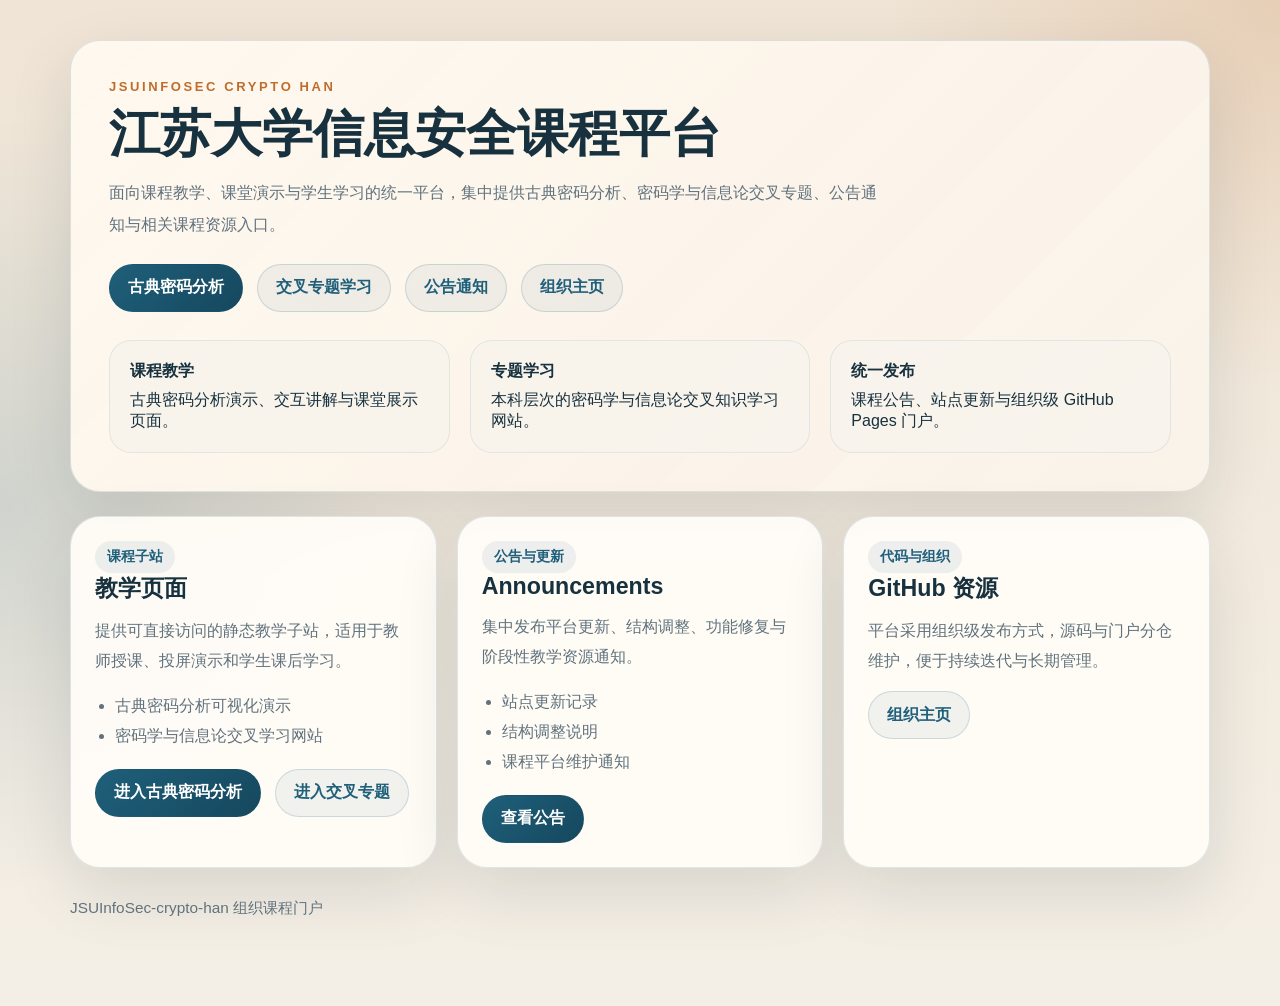
<file: index.html>
<!DOCTYPE html>
<html lang="zh-CN">
  <head>
    <meta charset="UTF-8" />
    <meta name="viewport" content="width=device-width, initial-scale=1.0" />
    <title>江苏大学信息安全课程平台</title>
    <style>
      :root {
        --bg: #f4efe6;
        --paper: rgba(255, 252, 247, 0.96);
        --panel: rgba(248, 243, 236, 0.92);
        --ink: #17313f;
        --muted: #61727d;
        --primary: #1f5f7a;
        --primary-deep: #15485e;
        --accent: #c06d2b;
        --line: rgba(31, 95, 122, 0.14);
        --shadow: 0 24px 64px rgba(18, 33, 40, 0.12);
        --radius-xl: 30px;
        --radius-lg: 22px;
        --radius-md: 16px;
      }

      * {
        box-sizing: border-box;
      }

      body {
        margin: 0;
        color: var(--ink);
        font-family: "Segoe UI", "PingFang SC", "Microsoft YaHei", sans-serif;
        background:
          radial-gradient(circle at top right, rgba(192, 109, 43, 0.18), transparent 24%),
          radial-gradient(circle at left center, rgba(31, 95, 122, 0.16), transparent 28%),
          linear-gradient(180deg, #efe4d5 0%, var(--bg) 100%);
      }

      a {
        color: inherit;
        text-decoration: none;
      }

      .page {
        max-width: 1180px;
        margin: 0 auto;
        padding: 40px 20px 72px;
      }

      .hero,
      .card {
        border: 1px solid var(--line);
        border-radius: var(--radius-xl);
        background: var(--paper);
        box-shadow: var(--shadow);
      }

      .hero {
        padding: 38px;
        background:
          linear-gradient(135deg, rgba(255, 248, 239, 0.98), rgba(249, 242, 231, 0.94)),
          var(--paper);
      }

      .eyebrow {
        margin: 0 0 12px;
        color: var(--accent);
        font-size: 13px;
        font-weight: 700;
        letter-spacing: 0.2em;
        text-transform: uppercase;
      }

      h1,
      h2,
      h3,
      p {
        margin-top: 0;
      }

      h1 {
        margin-bottom: 16px;
        font-size: clamp(2.3rem, 4vw, 3.9rem);
        line-height: 1.08;
      }

      h2 {
        margin-bottom: 12px;
        font-size: 1.45rem;
      }

      .lead {
        max-width: 780px;
        color: var(--muted);
        line-height: 1.9;
        font-size: 1.03rem;
      }

      .actions,
      .link-row {
        display: flex;
        flex-wrap: wrap;
        gap: 14px;
      }

      .actions {
        margin-top: 24px;
      }

      .btn {
        display: inline-flex;
        align-items: center;
        justify-content: center;
        min-height: 48px;
        padding: 0 18px;
        border-radius: 999px;
        border: 1px solid transparent;
        font-weight: 700;
      }

      .btn-primary {
        background: linear-gradient(135deg, var(--primary), var(--primary-deep));
        color: #fff;
      }

      .btn-secondary {
        border-color: rgba(31, 95, 122, 0.18);
        background: rgba(31, 95, 122, 0.06);
        color: var(--primary);
      }

      .hero-grid,
      .grid {
        display: grid;
        gap: 20px;
      }

      .hero-grid {
        grid-template-columns: repeat(3, minmax(0, 1fr));
        margin-top: 28px;
      }

      .grid {
        grid-template-columns: repeat(auto-fit, minmax(280px, 1fr));
        margin-top: 24px;
      }

      .card {
        padding: 24px;
      }

      .pill {
        display: inline-flex;
        align-items: center;
        padding: 7px 12px;
        border-radius: 999px;
        background: rgba(31, 95, 122, 0.08);
        color: var(--primary);
        font-size: 14px;
        font-weight: 700;
      }

      .card p,
      li {
        color: var(--muted);
        line-height: 1.86;
      }

      ul {
        margin: 0 0 18px;
        padding-left: 20px;
      }

      .meta-card {
        padding: 20px;
        border-radius: var(--radius-lg);
        background: var(--panel);
        border: 1px solid rgba(31, 95, 122, 0.1);
      }

      .meta-card strong {
        display: block;
        margin-bottom: 8px;
      }

      .footer {
        margin-top: 30px;
        color: var(--muted);
        font-size: 0.96rem;
      }

      @media (max-width: 920px) {
        .hero-grid {
          grid-template-columns: 1fr;
        }
      }

      @media (max-width: 820px) {
        .page {
          padding: 24px 14px 44px;
        }

        .hero,
        .card {
          border-radius: var(--radius-lg);
        }

        .hero {
          padding: 24px;
        }
      }
    </style>
  </head>
  <body>
    <main class="page">
      <section class="hero">
        <p class="eyebrow">JSUInfoSec Crypto Han</p>
        <h1>江苏大学信息安全课程平台</h1>
        <p class="lead">
          面向课程教学、课堂演示与学生学习的统一平台，集中提供古典密码分析、密码学与信息论交叉专题、公告通知与相关课程资源入口。
        </p>

        <div class="actions">
          <a class="btn btn-primary" href="/classical-crypto/">古典密码分析</a>
          <a class="btn btn-secondary" href="/cross-learning/">交叉专题学习</a>
          <a class="btn btn-secondary" href="/announcements/">公告通知</a>
          <a class="btn btn-secondary" href="https://github.com/JSUInfoSec-crypto-han">组织主页</a>
        </div>

        <div class="hero-grid">
          <div class="meta-card">
            <strong>课程教学</strong>
            古典密码分析演示、交互讲解与课堂展示页面。
          </div>
          <div class="meta-card">
            <strong>专题学习</strong>
            本科层次的密码学与信息论交叉知识学习网站。
          </div>
          <div class="meta-card">
            <strong>统一发布</strong>
            课程公告、站点更新与组织级 GitHub Pages 门户。
          </div>
        </div>
      </section>

      <section class="grid">
        <article class="card">
          <span class="pill">课程子站</span>
          <h2>教学页面</h2>
          <p>提供可直接访问的静态教学子站，适用于教师授课、投屏演示和学生课后学习。</p>
          <ul>
            <li>古典密码分析可视化演示</li>
            <li>密码学与信息论交叉学习网站</li>
          </ul>
          <div class="link-row">
            <a class="btn btn-primary" href="/classical-crypto/">进入古典密码分析</a>
            <a class="btn btn-secondary" href="/cross-learning/">进入交叉专题</a>
          </div>
        </article>

        <article class="card">
          <span class="pill">公告与更新</span>
          <h2>Announcements</h2>
          <p>集中发布平台更新、结构调整、功能修复与阶段性教学资源通知。</p>
          <ul>
            <li>站点更新记录</li>
            <li>结构调整说明</li>
            <li>课程平台维护通知</li>
          </ul>
          <div class="link-row">
            <a class="btn btn-primary" href="/announcements/">查看公告</a>
          </div>
        </article>

        <article class="card">
          <span class="pill">代码与组织</span>
          <h2>GitHub 资源</h2>
          <p>平台采用组织级发布方式，源码与门户分仓维护，便于持续迭代与长期管理。</p>
          <div class="link-row">
            <a class="btn btn-secondary" href="https://github.com/JSUInfoSec-crypto-han">组织主页</a>
          </div>
        </article>
      </section>

      <p class="footer">JSUInfoSec-crypto-han 组织课程门户</p>
    </main>
  </body>
</html>
</file>
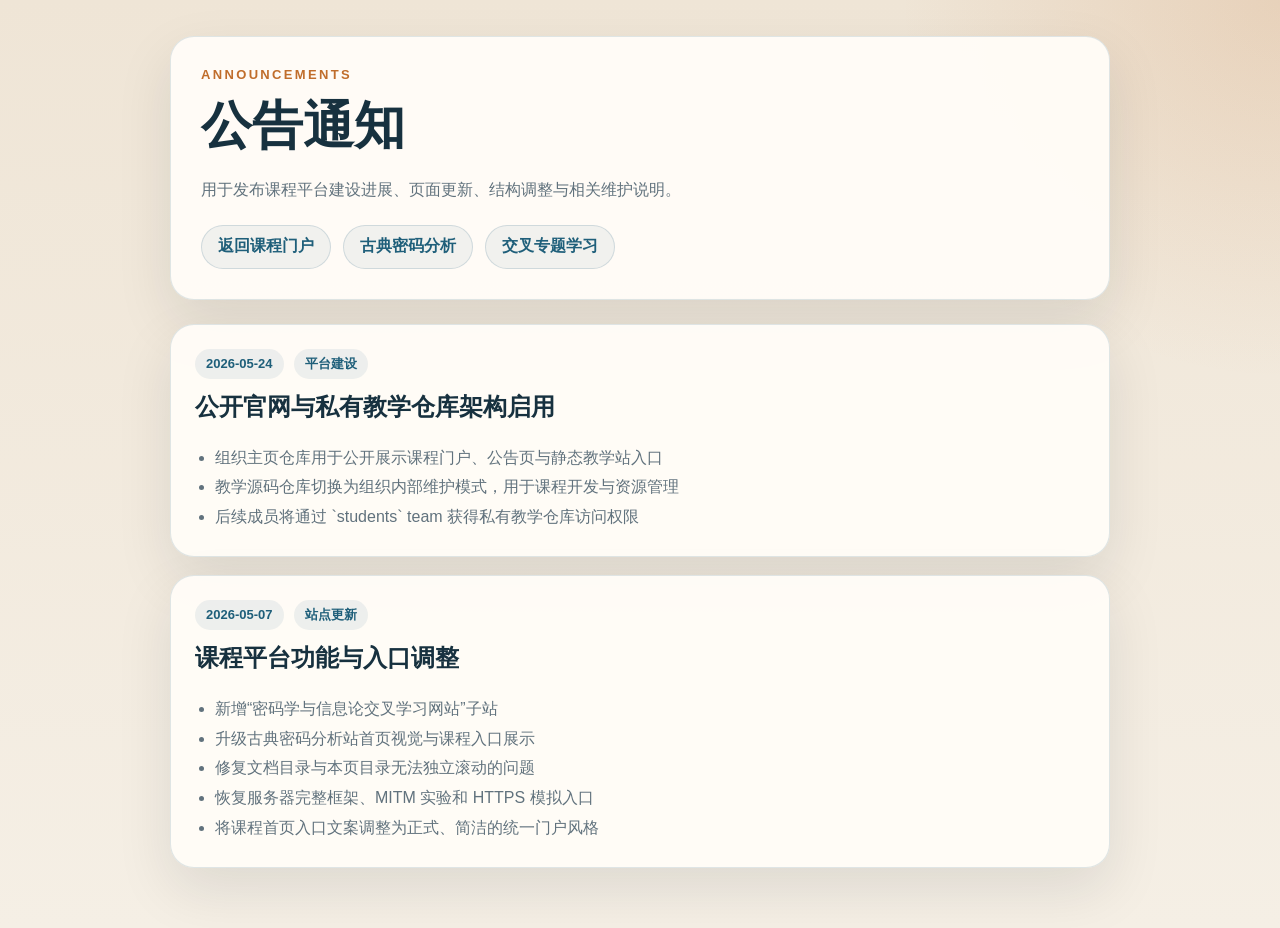
<file: announcements/index.html>
<!DOCTYPE html>
<html lang="zh-CN">
  <head>
    <meta charset="UTF-8" />
    <meta name="viewport" content="width=device-width, initial-scale=1.0" />
    <title>公告通知 | 江苏大学信息安全课程平台</title>
    <style>
      :root {
        --bg: #f5efe5;
        --paper: rgba(255, 252, 247, 0.96);
        --ink: #17313f;
        --muted: #61727d;
        --primary: #1f5f7a;
        --accent: #c06d2b;
        --line: rgba(31, 95, 122, 0.14);
        --shadow: 0 22px 56px rgba(18, 33, 40, 0.1);
        --radius-lg: 24px;
        --radius-md: 16px;
      }

      * {
        box-sizing: border-box;
      }

      body {
        margin: 0;
        color: var(--ink);
        font-family: "Segoe UI", "PingFang SC", "Microsoft YaHei", sans-serif;
        background:
          radial-gradient(circle at top right, rgba(192, 109, 43, 0.16), transparent 24%),
          linear-gradient(180deg, #efe5d6 0%, var(--bg) 100%);
      }

      a {
        color: inherit;
        text-decoration: none;
      }

      .page {
        max-width: 980px;
        margin: 0 auto;
        padding: 36px 20px 60px;
      }

      .hero,
      .entry {
        border: 1px solid var(--line);
        border-radius: var(--radius-lg);
        background: var(--paper);
        box-shadow: var(--shadow);
      }

      .hero {
        padding: 30px;
      }

      .eyebrow {
        margin: 0 0 10px;
        color: var(--accent);
        font-size: 13px;
        font-weight: 700;
        letter-spacing: 0.18em;
        text-transform: uppercase;
      }

      h1,
      h2,
      h3,
      p {
        margin-top: 0;
      }

      h1 {
        margin-bottom: 14px;
        font-size: clamp(2rem, 4vw, 3.2rem);
      }

      .lead,
      .entry p,
      li {
        color: var(--muted);
        line-height: 1.86;
      }

      .nav {
        display: flex;
        flex-wrap: wrap;
        gap: 12px;
        margin-top: 20px;
      }

      .btn {
        display: inline-flex;
        align-items: center;
        justify-content: center;
        min-height: 44px;
        padding: 0 16px;
        border-radius: 999px;
        border: 1px solid rgba(31, 95, 122, 0.16);
        background: rgba(31, 95, 122, 0.06);
        color: var(--primary);
        font-weight: 700;
      }

      .timeline {
        display: grid;
        gap: 18px;
        margin-top: 24px;
      }

      .entry {
        padding: 24px;
      }

      .entry__meta {
        display: flex;
        flex-wrap: wrap;
        gap: 10px;
        margin-bottom: 12px;
      }

      .pill {
        display: inline-flex;
        align-items: center;
        padding: 6px 11px;
        border-radius: 999px;
        background: rgba(31, 95, 122, 0.08);
        color: var(--primary);
        font-size: 13px;
        font-weight: 700;
      }

      ul {
        margin: 0;
        padding-left: 20px;
      }

      @media (max-width: 720px) {
        .page {
          padding: 22px 14px 40px;
        }

        .hero,
        .entry {
          border-radius: var(--radius-md);
        }
      }
    </style>
  </head>
  <body>
    <main class="page">
      <section class="hero">
        <p class="eyebrow">Announcements</p>
        <h1>公告通知</h1>
        <p class="lead">
          用于发布课程平台建设进展、页面更新、结构调整与相关维护说明。
        </p>
        <div class="nav">
          <a class="btn" href="/">返回课程门户</a>
          <a class="btn" href="/classical-crypto/">古典密码分析</a>
          <a class="btn" href="/cross-learning/">交叉专题学习</a>
        </div>
      </section>

      <section class="timeline">
        <article class="entry">
          <div class="entry__meta">
            <span class="pill">2026-05-24</span>
            <span class="pill">平台建设</span>
          </div>
          <h2>公开官网与私有教学仓库架构启用</h2>
          <ul>
            <li>组织主页仓库用于公开展示课程门户、公告页与静态教学站入口</li>
            <li>教学源码仓库切换为组织内部维护模式，用于课程开发与资源管理</li>
            <li>后续成员将通过 `students` team 获得私有教学仓库访问权限</li>
          </ul>
        </article>

        <article class="entry">
          <div class="entry__meta">
            <span class="pill">2026-05-07</span>
            <span class="pill">站点更新</span>
          </div>
          <h2>课程平台功能与入口调整</h2>
          <ul>
            <li>新增“密码学与信息论交叉学习网站”子站</li>
            <li>升级古典密码分析站首页视觉与课程入口展示</li>
            <li>修复文档目录与本页目录无法独立滚动的问题</li>
            <li>恢复服务器完整框架、MITM 实验和 HTTPS 模拟入口</li>
            <li>将课程首页入口文案调整为正式、简洁的统一门户风格</li>
          </ul>
        </article>
      </section>
    </main>
  </body>
</html>
</file>
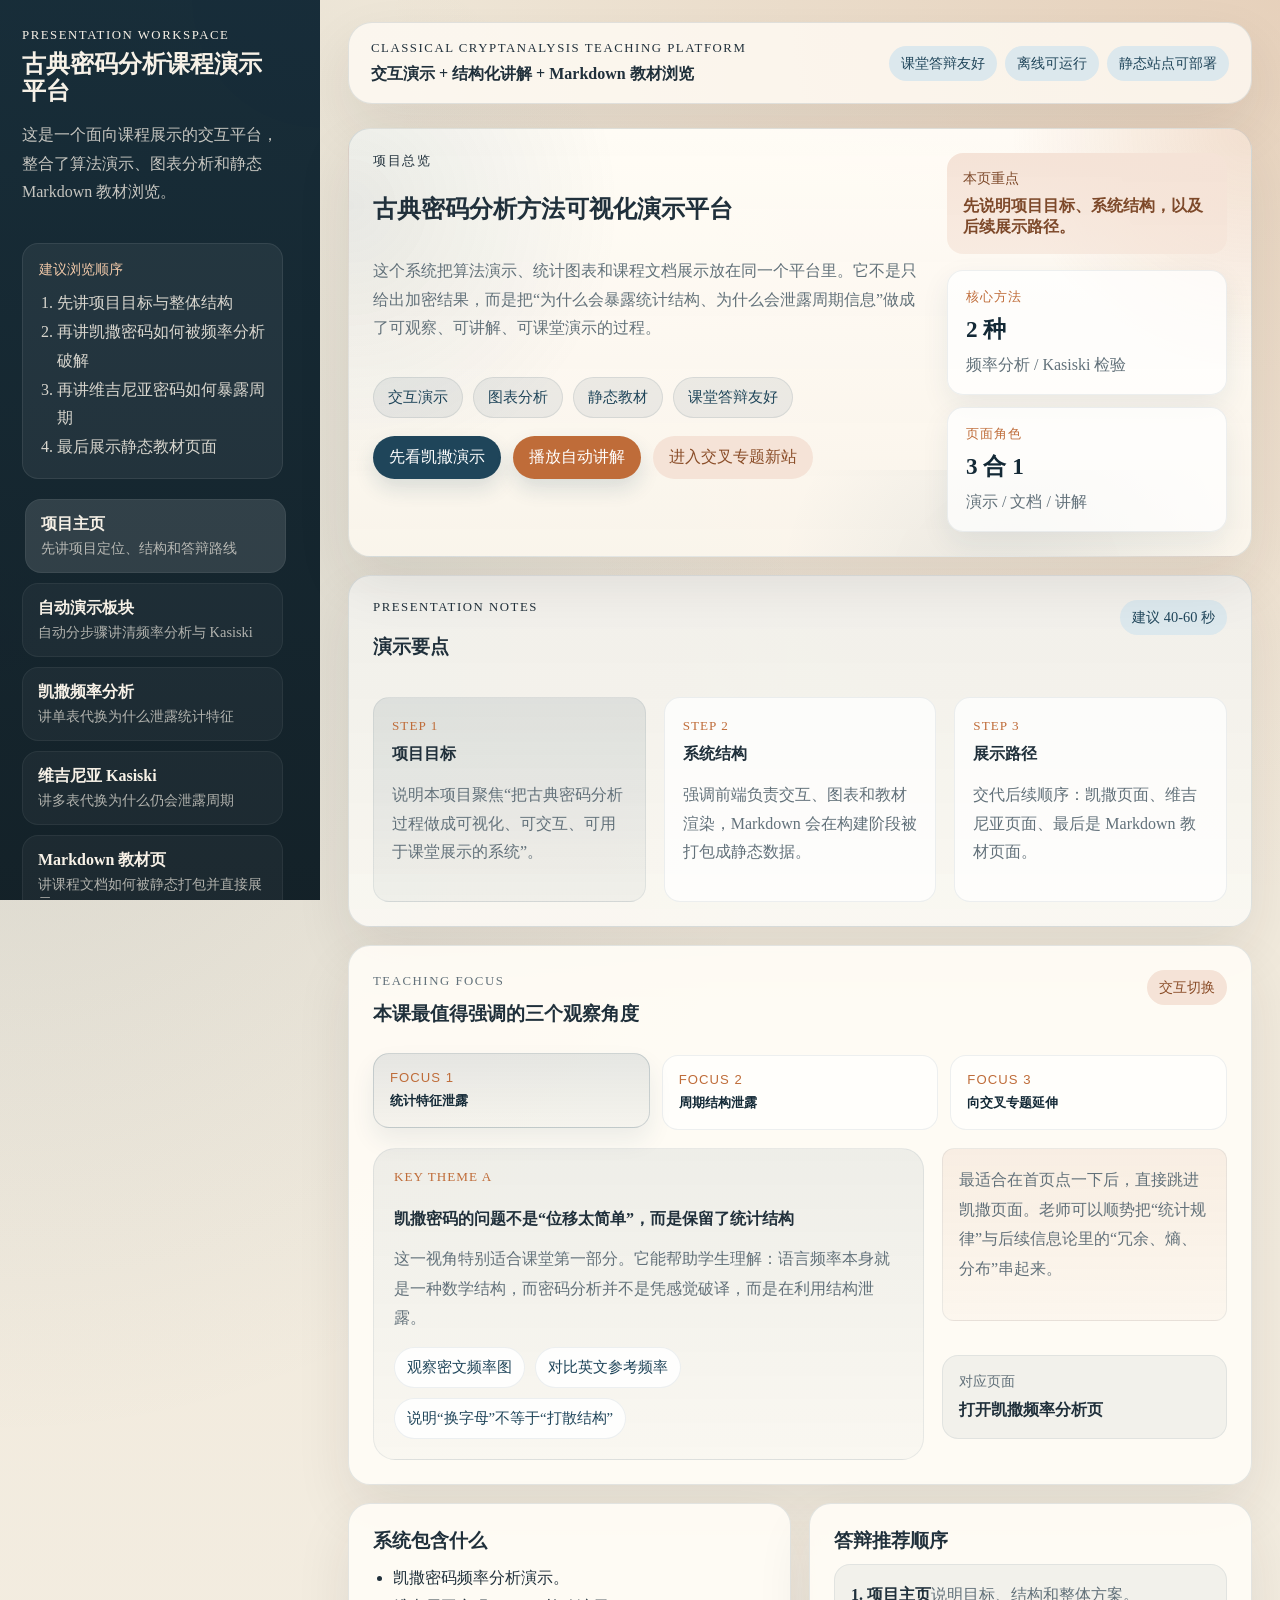
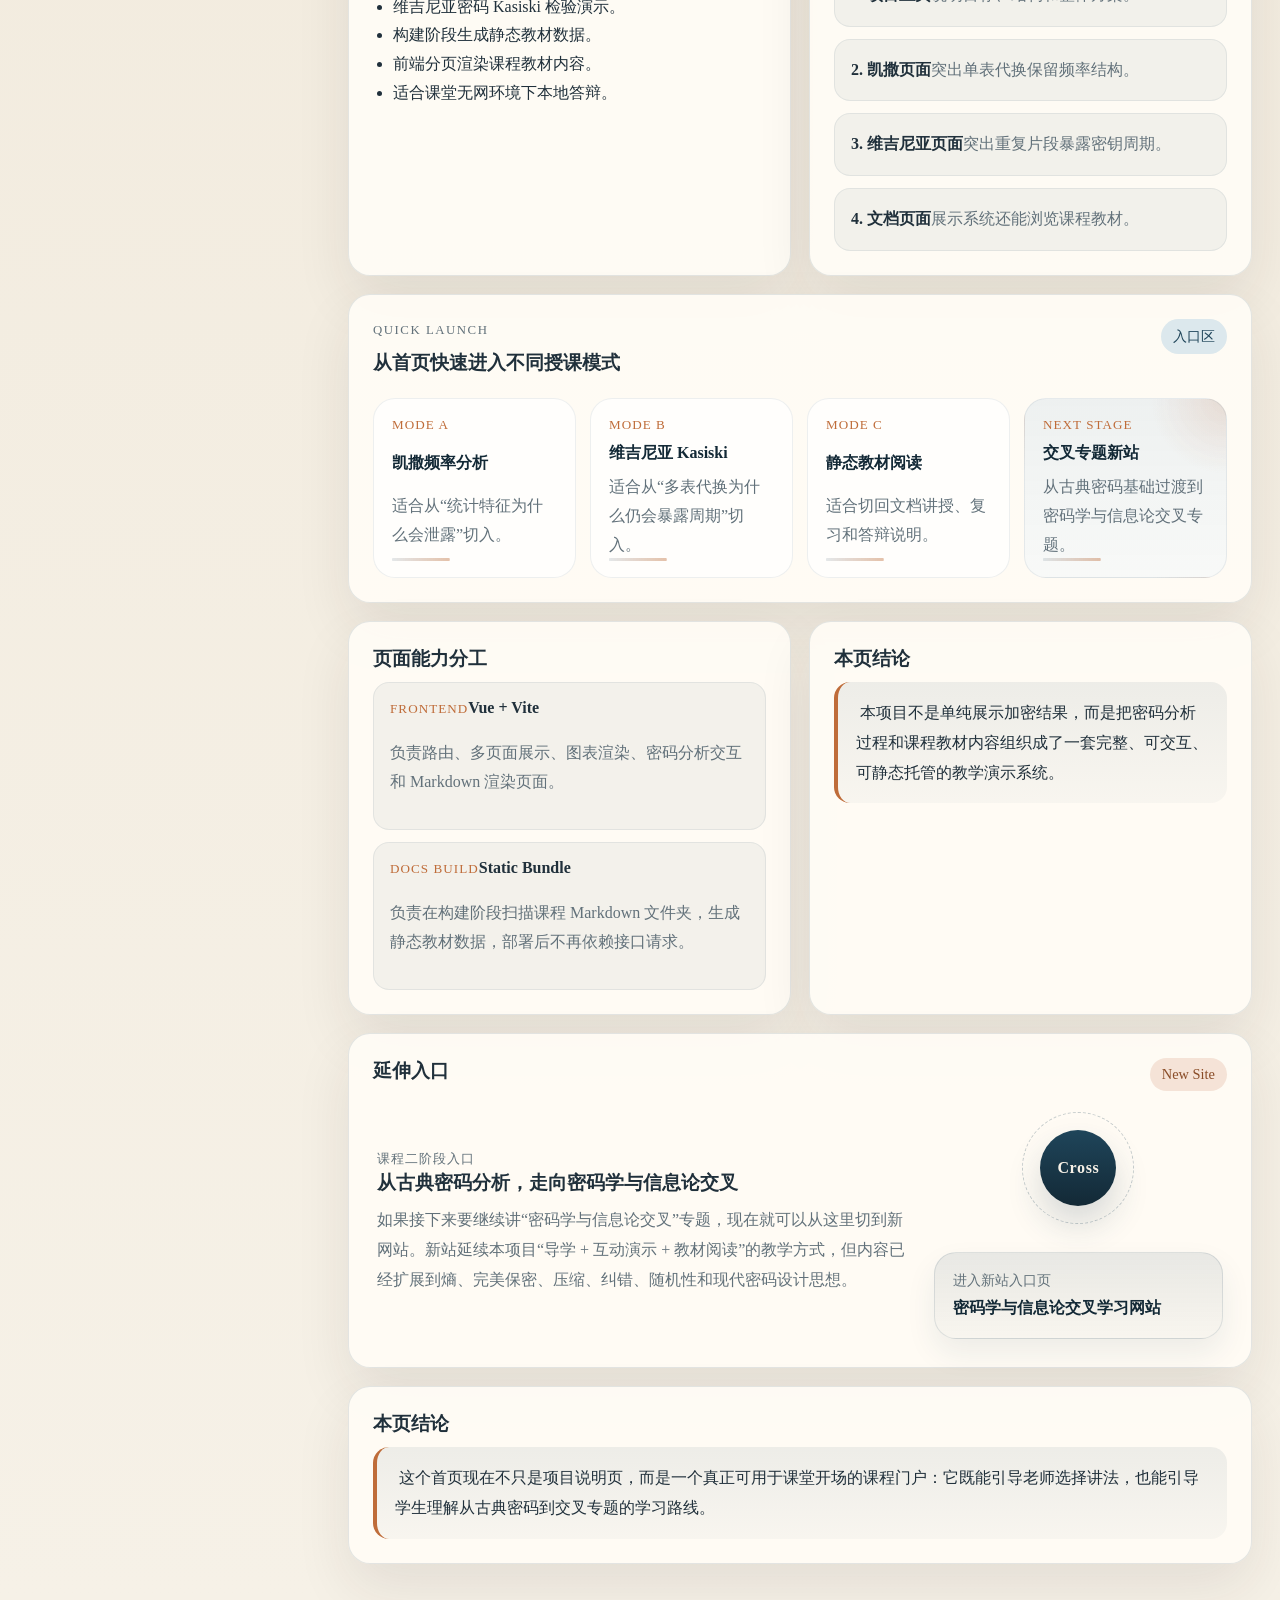
<file: classical-crypto/index.html>
<!DOCTYPE html>
<html lang="zh-CN">
  <head>
    <meta charset="UTF-8" />
    <meta name="viewport" content="width=device-width, initial-scale=1.0" />
    <title>古典密码分析可视化演示</title>
    <script type="module" crossorigin src="/classical-crypto/assets/index-CJvHrPSv.js"></script>
    <link rel="stylesheet" crossorigin href="/classical-crypto/assets/index-z-1IUMff.css">
  </head>
  <body>
    <div id="app"></div>
    <script src="/classical-crypto/vendor/echarts.min.js"></script>
  </body>
</html>
</file>
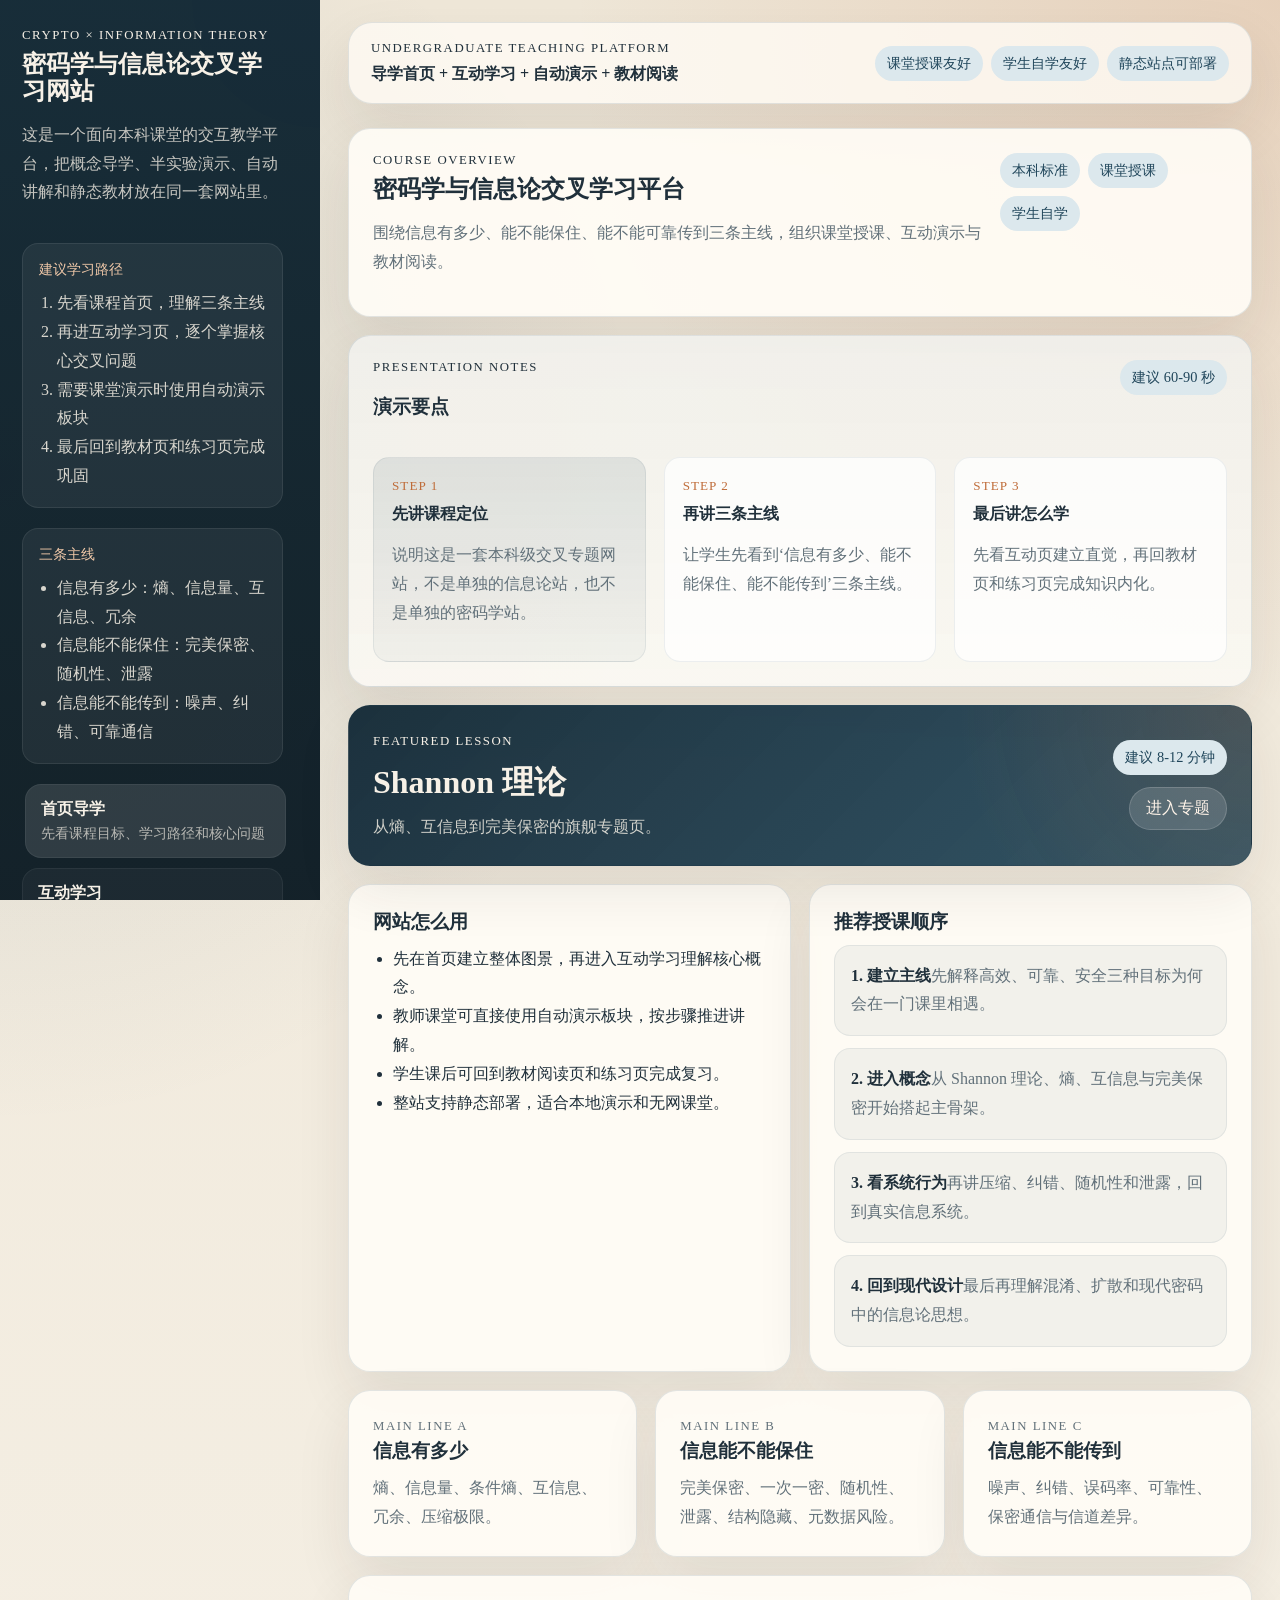
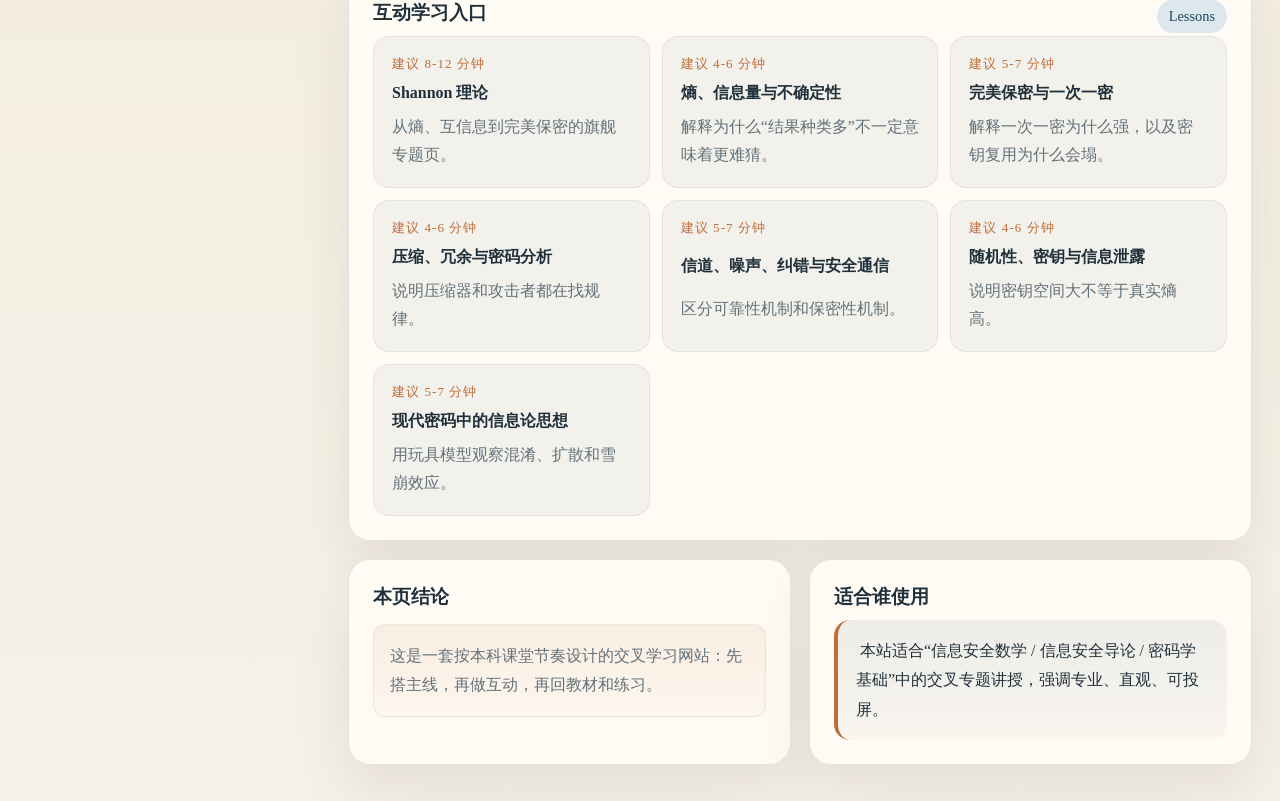
<file: cross-learning/index.html>
<!DOCTYPE html>
<html lang="zh-CN">
  <head>
    <meta charset="UTF-8" />
    <meta name="viewport" content="width=device-width, initial-scale=1.0" />
    <title>密码学与信息论交叉学习网站</title>
    <script type="module" crossorigin src="/cross-learning/assets/index-D9w5tG3B.js"></script>
    <link rel="stylesheet" crossorigin href="/cross-learning/assets/index-fnOQRgTd.css">
  </head>
  <body>
    <div id="app"></div>
  </body>
</html>
</file>
<file: classical-crypto/assets/index-z-1IUMff.css>
:root{--bg:#f6f1e7;--surface:#fffcf6eb;--ink:#20303b;--muted:#62717a;--navy:#1f455a;--navy-deep:#132936;--navy-soft:#dce8ed;--amber:#bf6c39;--amber-soft:#f5e3d7;--line:#1f455a1f;--shadow:0 24px 56px #28231c17;--radius-xl:30px;--radius-lg:22px;--radius-md:16px;--radius-sm:12px}*{box-sizing:border-box}html,body,#app{min-height:100%}body{color:var(--ink);background:radial-gradient(circle at top right, #bf6c392e, transparent 26%), radial-gradient(circle at left 20%, #1f455a1f, transparent 28%), linear-gradient(180deg, #efe7d8 0%, var(--bg) 100%);margin:0;font-family:Palatino Linotype,Book Antiqua,Georgia,serif}a{color:inherit;text-decoration:none}code,pre,textarea,input,table{font-family:Consolas,Courier New,monospace}.app-shell{grid-template-columns:320px minmax(0,1fr);min-height:100vh;display:grid}.sidebar{color:#f7f1e7;overscroll-behavior:contain;scrollbar-gutter:stable;background:linear-gradient(#132936fa,#0f1d25fa),radial-gradient(circle at 100% 0,#bf6c392e,#0000 30%);flex-direction:column;gap:20px;height:100vh;padding:28px 22px;display:flex;position:sticky;top:0;overflow-y:auto}.sidebar__brand h1,.hero-panel h2,.page-hero h2{margin:0;line-height:1.12}.sidebar__eyebrow,.section-tag,.hero-panel__tag,.topbar__tag{text-transform:uppercase;letter-spacing:.12em;margin:0 0 8px;font-size:.8rem}.sidebar__lead,.hero-panel__lead,.page-hero__lead,.soft-text,.card p,.cue-card p,.timeline__item span,.architecture-block p{color:var(--muted);line-height:1.8}.sidebar__lead{color:#f7f1e7c7}.sidebar__cue,.sidebar__footer{border-radius:var(--radius-md);background:#ffffff0f;border:1px solid #ffffff14;padding:16px}.sidebar__cue-tag,.sidebar__footer-title{color:#f1c9a9;margin-bottom:10px;font-size:.88rem;display:inline-block}.sidebar__cue ol{color:#f7f1e7db;margin:0;padding-left:18px;line-height:1.8}.nav{gap:10px;display:grid}.nav__link{background:#ffffff0a;border:1px solid #ffffff0f;border-radius:16px;gap:4px;padding:14px 15px;transition:transform .18s,background .18s;display:grid}.nav__link span{color:#f7f1e7ad;font-size:.9rem}.nav__link:hover,.nav__link.router-link-active{background:#ffffff1f;transform:translate(3px)}.sidebar__footer p{color:#f7f1e7d6;margin:0;line-height:1.8}.main-shell{min-width:0}.topbar{padding:22px 28px 0}.topbar__content{border:1px solid var(--line);box-shadow:var(--shadow);background:#fffbf5c7;border-radius:24px;justify-content:space-between;align-items:center;gap:18px;padding:18px 22px;display:flex}.topbar__pill-group{flex-wrap:wrap;gap:8px;display:flex}.topbar__pill{background:var(--navy-soft);color:var(--navy);border-radius:999px;padding:8px 12px;font-size:.9rem}.content{padding:24px 28px 36px}.page{gap:18px;display:grid}.hero-panel,.page-hero,.speaker-panel,.card,.stat-card,.metric-box{border-radius:var(--radius-lg);background:var(--surface);border:1px solid var(--line);box-shadow:var(--shadow)}.hero-panel,.page-hero,.speaker-panel,.card{padding:24px}.hero-panel,.page-hero{justify-content:space-between;align-items:flex-start;gap:18px;display:flex}.hero-panel__note{border-radius:var(--radius-md);background:linear-gradient(180deg, var(--amber-soft), #f5e3d7a6);color:#7d492a;max-width:320px;padding:16px}.hero-panel__note span{margin-bottom:8px;font-size:.88rem;display:block}.hero-panel--showcase{background:radial-gradient(circle at 100% 0,#bf6c3933,#0000 24%),radial-gradient(circle at 0 18%,#1f455a1a,#0000 28%),linear-gradient(#fffcf6fa,#faf5ecf2);position:relative;overflow:hidden}.hero-panel--showcase:after{content:"";pointer-events:none;background:radial-gradient(circle,#1f455a14,#0000 68%);height:240px;position:absolute;inset:auto -8% -36% 38%}.hero-panel__content,.hero-panel__aside{z-index:1;position:relative}.hero-panel__content{gap:18px;display:grid}.hero-panel__aside{gap:16px;min-width:280px;display:grid}.hero-pill-row{flex-wrap:wrap;gap:10px;display:flex}.hero-pill{color:var(--navy);background:#1f455a14;border:1px solid #1f455a1a;border-radius:999px;padding:10px 14px;font-size:.92rem}.hero-action-row{flex-wrap:wrap;gap:12px;display:flex}.hero-panel__note--floating{animation:5.8s ease-in-out infinite floatCard}.hero-metric-stack{gap:12px;display:grid}.hero-metric{border-radius:var(--radius-md);background:#ffffffb8;border:1px solid #1f455a14;padding:16px 18px;box-shadow:0 10px 28px #1f455a14}.hero-metric span,.portal-banner__eyebrow{letter-spacing:.08em;text-transform:uppercase;color:var(--amber);margin-bottom:8px;font-size:.82rem;display:inline-block}.hero-metric strong{color:var(--navy-deep);font-size:1.45rem;display:block}.hero-metric em{color:var(--muted);margin-top:6px;font-style:normal;line-height:1.7;display:block}.page-header,.speaker-panel__header,.card__header,.markdown-card__header{justify-content:space-between;align-items:flex-start;gap:14px;display:flex}.speaker-panel{background:linear-gradient(180deg, #1f455a0f, #1f455a05), var(--surface)}.speaker-panel__time,.status-pill,.hint-chip{border-radius:999px;height:fit-content;padding:8px 12px;font-size:.9rem}.speaker-panel__time,.hint-chip{background:var(--navy-soft);color:var(--navy)}.hint-chip--warm{background:var(--amber-soft);color:#8a4d28}.speaker-grid,.grid{gap:18px;display:grid}.speaker-grid{grid-template-columns:repeat(3,minmax(0,1fr));margin-top:18px}.cue-card{border-radius:var(--radius-md);background:#ffffffb8;border:1px solid #1f455a14;padding:18px}.cue-card--accent{background:linear-gradient(#1f455a1a,#1f455a0a)}.cue-card__step{text-transform:uppercase;letter-spacing:.08em;color:var(--amber);margin-bottom:10px;font-size:.82rem;display:inline-block}.cue-card h4,.card h3{margin:0 0 10px}.grid--two{grid-template-columns:repeat(2,minmax(0,1fr))}.grid--controls{grid-template-columns:minmax(0,1fr) 220px 150px;align-items:end}.field{gap:8px;display:grid}.field--wide{grid-column:span 2}.field textarea,.field input{border-radius:var(--radius-sm);border:1px solid var(--line);background:#ffffffd1;width:100%;padding:14px 16px}.action-row{flex-wrap:wrap;gap:10px;display:flex}.action-button{background:var(--navy);color:#fff;cursor:pointer;border:0;border-radius:999px;padding:11px 16px;box-shadow:0 10px 20px #1f455a24}.action-button--soft{background:var(--amber)}.action-button--ghost{background:var(--amber-soft);color:#8a4d28;box-shadow:none}.metric-box,.stat-card{padding:18px}.metric-box{place-items:center;min-height:112px;display:grid}.metric-box strong,.stat-card strong{color:var(--navy);margin-top:8px;display:block}.metric-box strong{font-size:2rem}.stat-grid{grid-template-columns:repeat(4,minmax(0,1fr));gap:14px;display:grid}.stat-card strong{font-size:1.22rem}.code-card,.speech-card{border-radius:var(--radius-sm);background:#ffffffb8;border:1px solid #1f455a14;margin-top:14px;padding:16px}.speech-card{background:linear-gradient(#bf6c3917,#bf6c3908)}.formula-stack{gap:12px;margin-top:14px;margin-bottom:14px;display:grid}.formula-card{border-radius:var(--radius-sm);background:linear-gradient(#1f455a0f,#1f455a08);border:1px solid #1f455a14;padding:16px}.formula-card span{letter-spacing:.06em;text-transform:uppercase;color:var(--amber);margin-bottom:8px;font-size:.84rem;display:block}.formula-card strong{color:var(--navy-deep);margin-bottom:8px;font-family:Consolas,Courier New,monospace;font-size:1rem;display:block}.formula-card p{margin:0}.speech-card--compact{margin-top:0;margin-bottom:20px}.speech-card p,.code-card p,.code-card pre,blockquote{white-space:pre-wrap;word-break:break-word;margin:0;line-height:1.85}.mapping-grid{flex-wrap:wrap;gap:10px;margin-top:16px;display:flex}.mapping-chip{background:var(--navy-soft);color:var(--navy);border-radius:999px;padding:8px 11px;font-size:.9rem}.chart{width:100%;height:360px}.chart--wide{height:420px}.explanation{border-radius:var(--radius-sm);color:#7d492a;background:#bf6c3917;margin:14px 0 0;padding:15px 16px;line-height:1.8}.table-shell{overflow-x:auto}table{border-collapse:collapse;width:100%}th,td{text-align:left;border-bottom:1px solid #1f455a1f;padding:12px 10px;line-height:1.65}th{color:var(--navy)}.feature-card,.timeline-card,.architecture-card,.close-card{min-height:100%}.focus-card,.launchpad-card{overflow:hidden}.focus-switch{grid-template-columns:repeat(3,minmax(0,1fr));gap:12px;margin-top:18px;display:grid}.focus-switch__button{text-align:left;border-radius:var(--radius-md);cursor:pointer;background:#ffffffa8;border:1px solid #1f455a14;gap:6px;padding:16px;transition:transform .18s,border-color .18s,background .18s,box-shadow .18s;display:grid}.focus-switch__button span{color:var(--amber);text-transform:uppercase;letter-spacing:.08em;font-size:.82rem}.focus-switch__button strong{color:var(--navy-deep);line-height:1.5}.focus-switch__button:hover,.focus-switch__button--active{background:linear-gradient(#1f455a1c,#1f455a0a);border-color:#1f455a2e;transform:translateY(-2px);box-shadow:0 12px 24px #1f455a14}.focus-stage{grid-template-columns:minmax(0,1.45fr) minmax(280px,.75fr);align-items:stretch;gap:18px;margin-top:18px;display:grid}.focus-stage__main,.focus-stage__side{gap:14px;display:grid}.focus-stage__main{border-radius:var(--radius-lg);background:linear-gradient(#1f455a12,#1f455a05);border:1px solid #1f455a14;padding:20px}.focus-stage__main h4,.portal-banner__content h3{margin:0;line-height:1.3}.focus-stage__main p,.portal-banner__content p{margin:0;line-height:1.85}.focus-bullet-grid{flex-wrap:wrap;gap:10px;display:flex}.focus-bullet{color:var(--navy);background:#ffffffd6;border:1px solid #1f455a14;border-radius:999px;padding:10px 12px;font-size:.92rem}.focus-stage__link{align-self:start}.launchpad-grid{grid-template-columns:repeat(4,minmax(0,1fr));gap:14px;margin-top:12px;display:grid}.launchpad-item{border-radius:var(--radius-lg);background:#ffffffb8;border:1px solid #1f455a14;gap:8px;min-height:180px;padding:18px;transition:transform .22s,box-shadow .22s,border-color .22s;display:grid;position:relative}.launchpad-item:after{content:"";transform-origin:0;background:linear-gradient(90deg,#1f455a1f,#bf6c396b);border-radius:999px;height:3px;transition:transform .22s;position:absolute;inset:auto 18px 16px;transform:scaleX(.35)}.launchpad-item span{color:var(--amber);text-transform:uppercase;letter-spacing:.08em;font-size:.82rem}.launchpad-item strong{color:var(--navy-deep);line-height:1.5}.launchpad-item p{margin:0;line-height:1.8}.launchpad-item:hover{border-color:#1f455a29;transform:translateY(-4px);box-shadow:0 18px 32px #1f455a1a}.launchpad-item:hover:after{transform:scaleX(1)}.launchpad-item--accent{background:radial-gradient(circle at 100% 0,#bf6c3929,#0000 28%),linear-gradient(#1f455a14,#1f455a08),#ffffffd1}.portal-banner{grid-template-columns:minmax(0,1.3fr) minmax(260px,.7fr);align-items:center;gap:20px;padding:8px 4px 4px;display:grid}.portal-banner__content h3{margin-bottom:10px}.portal-banner__aside{justify-items:center;gap:18px;display:grid}.portal-banner__orbit{place-items:center;width:132px;height:132px;display:grid;position:relative}.portal-banner__orbit-core{z-index:1;background:linear-gradient(180deg, var(--navy), var(--navy-deep));color:#f7f1e7;letter-spacing:.04em;border-radius:50%;place-items:center;width:76px;height:76px;font-weight:700;display:grid;position:relative;box-shadow:0 18px 34px #1f455a2e}.portal-banner__orbit-ring{border:1px dashed #1f455a42;border-radius:50%;animation:10s linear infinite orbitSpin;position:absolute;inset:10px}.portal-banner__cta{border-radius:var(--radius-lg);background:linear-gradient(#1f455a1a,#1f455a08);border:1px solid #1f455a1f;gap:6px;width:100%;padding:18px;transition:transform .18s,box-shadow .18s;display:grid;box-shadow:0 14px 30px #1f455a14}.portal-banner__cta span{color:var(--muted);font-size:.9rem}.portal-banner__cta strong{color:var(--navy-deep);line-height:1.55}.portal-banner__cta:hover{transform:translateY(-3px);box-shadow:0 18px 36px #1f455a1f}.timeline,.architecture-blocks,.doc-links{gap:12px;display:grid}.timeline__item,.architecture-block,.doc-link{border-radius:var(--radius-md);background:#1f455a0d;border:1px solid #1f455a14;padding:16px}.architecture-block span{text-transform:uppercase;letter-spacing:.08em;color:var(--amber);margin-bottom:6px;font-size:.82rem;display:inline-block}.doc-link strong{margin-bottom:5px;display:block}.doc-link__index{letter-spacing:.08em;color:var(--amber);margin-bottom:8px;font-size:.82rem;font-style:normal;display:inline-block}.doc-link--active{background:var(--navy-soft)}.docs-layout{grid-template-columns:300px minmax(0,1fr) 240px;align-items:start;gap:18px;display:grid}.docs-sidebar,.toc-sidebar{flex-direction:column;align-self:start;max-height:calc(100vh - 40px);display:flex;position:sticky;top:20px;overflow:hidden}.markdown-card{min-width:0}.markdown-body{line-height:1.9}.markdown-body h1,.markdown-body h2,.markdown-body h3{color:var(--navy)}.markdown-body pre,.markdown-body code{background:#1f455a14;border-radius:8px}.markdown-body pre{padding:14px;overflow:auto}.markdown-body code{padding:2px 6px}.doc-pager{border-top:1px solid #1f455a1a;grid-template-columns:repeat(2,minmax(0,1fr));gap:14px;margin-top:28px;padding-top:18px;display:grid}.doc-pager__item{border-radius:var(--radius-md);background:#1f455a0d;border:1px solid #1f455a14;gap:6px;padding:16px;display:grid}.doc-pager__item span{color:var(--muted);font-size:.88rem}.doc-pager__item strong{line-height:1.6}.doc-pager__item--empty{opacity:.72}.auto-lesson{overflow:hidden}.auto-controls{flex-wrap:wrap;gap:10px;display:flex}.lesson-summary{grid-template-columns:repeat(3,minmax(0,1fr));gap:14px;margin-top:18px;display:grid}.summary-pill{border-radius:var(--radius-md);background:#1f455a0d;border:1px solid #1f455a14;padding:16px}.summary-pill span{color:var(--muted);font-size:.9rem;display:block}.summary-pill strong{color:var(--navy);margin-top:8px;display:block}.auto-progress{grid-template-columns:repeat(4,minmax(0,1fr));gap:10px;margin-top:18px;display:grid}.auto-progress__step{text-align:left;border-radius:var(--radius-md);cursor:pointer;background:#ffffffb8;border:1px solid #1f455a14;gap:6px;padding:14px;display:grid}.auto-progress__step em{color:var(--amber);font-size:.82rem;font-style:normal}.auto-progress__step span{color:var(--ink);line-height:1.5}.auto-progress__step--active{background:linear-gradient(#1f455a1f,#1f455a0a);border-color:#1f455a33}.auto-stage__panel,.auto-explain{min-height:100%}.auto-visual{gap:14px;display:grid}.auto-math-grid{gap:14px}.method-callout{border-radius:var(--radius-sm);background:#1f455a0d;border:1px solid #1f455a14;margin-top:14px;padding:14px 16px}.method-callout h5{color:var(--navy);margin:0 0 8px;font-size:1rem}.method-callout p{margin:0}.repeat-badges{flex-wrap:wrap;gap:10px;display:flex}.repeat-badge{background:color-mix(in srgb, var(--repeat-color) 18%, white);color:var(--repeat-color);border:1px solid color-mix(in srgb, var(--repeat-color) 35%, white);border-radius:999px;padding:8px 10px;font-size:.9rem}.cipher-highlight{word-break:break-all;line-height:2}.cipher-highlight__mark{background:color-mix(in srgb, var(--highlight) 22%, white);color:color-mix(in srgb, var(--highlight) 88%, black);border-radius:4px;padding:2px 1px}.toc-links{gap:10px;display:grid}.doc-links,.toc-links{overscroll-behavior:contain;scrollbar-gutter:stable;min-height:0;overflow-y:auto}.toc-link{color:var(--ink);background:#1f455a0a;border:1px solid #1f455a14;border-radius:12px;padding:10px 12px;line-height:1.6;display:block}.toc-link--level-2{margin-left:0}.toc-link--level-3{color:var(--muted);margin-left:16px;font-size:.95rem}.mode-switch{background:#1f455a14;border-radius:999px;gap:8px;width:fit-content;padding:6px;display:inline-flex}.mode-switch label{align-items:center;gap:8px;padding:8px 12px;display:inline-flex}.status-pill{color:#8a4d28;background:#bf6c391f}.status-pill--ok{color:var(--navy);background:#1f455a1a}.bullet-list{margin:10px 0 0;padding-left:20px;line-height:1.8}blockquote{border-radius:var(--radius-md);border-left:4px solid var(--amber);background:linear-gradient(#1f455a14,#1f455a08);padding:16px 18px}@keyframes floatCard{0%,to{transform:translateY(0)}50%{transform:translateY(-6px)}}@keyframes orbitSpin{0%{transform:rotate(0)}to{transform:rotate(360deg)}}@media (width<=1180px){.app-shell,.speaker-grid,.focus-switch,.focus-stage,.launchpad-grid,.portal-banner,.docs-layout,.auto-progress,.lesson-summary,.grid--two,.grid--controls,.stat-grid{grid-template-columns:1fr}.sidebar{height:auto;position:static}.docs-sidebar,.toc-sidebar{max-height:none;position:static;overflow:visible}.doc-links,.toc-links{overflow:visible}.field--wide{grid-column:auto}.doc-pager{grid-template-columns:1fr}}@media (width<=760px){.content,.topbar{padding:16px}.hero-panel,.page-hero,.page-header,.speaker-panel__header,.card__header,.markdown-card__header,.topbar__content,.hero-action-row{flex-direction:column}}
</file>
<file: cross-learning/assets/index-fnOQRgTd.css>
:root{--bg:#f6f1e7;--surface:#fffcf6eb;--ink:#20303b;--muted:#62717a;--navy:#1f455a;--navy-deep:#132936;--navy-soft:#dce8ed;--amber:#bf6c39;--amber-soft:#f5e3d7;--line:#1f455a1f;--shadow:0 24px 56px #28231c17;--radius-xl:30px;--radius-lg:22px;--radius-md:16px;--radius-sm:12px}*{box-sizing:border-box}html,body,#app{min-height:100%}body{color:var(--ink);background:radial-gradient(circle at top right, #bf6c392e, transparent 26%), radial-gradient(circle at left 20%, #1f455a1f, transparent 28%), linear-gradient(180deg, #efe7d8 0%, var(--bg) 100%);margin:0;font-family:Palatino Linotype,Book Antiqua,Georgia,serif}a{color:inherit;text-decoration:none}code,pre,textarea,input,select,table{font-family:Consolas,Courier New,monospace}.app-shell{grid-template-columns:320px minmax(0,1fr);min-height:100vh;display:grid}.sidebar{color:#f7f1e7;overscroll-behavior:contain;scrollbar-gutter:stable;background:linear-gradient(#132936fa,#0f1d25fa),radial-gradient(circle at 100% 0,#bf6c392e,#0000 30%);flex-direction:column;gap:20px;height:100vh;padding:28px 22px;display:flex;position:sticky;top:0;overflow-y:auto}.sidebar__brand h1,.hero-panel h2,.page-hero h2{margin:0;line-height:1.12}.sidebar__eyebrow,.section-tag,.hero-panel__tag,.topbar__tag{text-transform:uppercase;letter-spacing:.12em;margin:0 0 8px;font-size:.8rem}.sidebar__lead,.hero-panel__lead,.page-hero__lead,.soft-text,.card p,.cue-card p,.timeline__item span,.architecture-block p{color:var(--muted);line-height:1.8}.sidebar__lead{color:#f7f1e7c7}.sidebar__cue,.sidebar__footer{border-radius:var(--radius-md);background:#ffffff0f;border:1px solid #ffffff14;padding:16px}.sidebar__cue-tag,.sidebar__footer-title{color:#f1c9a9;margin-bottom:10px;font-size:.88rem;display:inline-block}.sidebar__cue ol,.sidebar__lines{color:#f7f1e7db;margin:0;padding-left:18px;line-height:1.8}.nav{gap:10px;display:grid}.nav__link{background:#ffffff0a;border:1px solid #ffffff0f;border-radius:16px;gap:4px;padding:14px 15px;transition:transform .18s,background .18s;display:grid}.nav__link span{color:#f7f1e7ad;font-size:.9rem}.nav__link:hover,.nav__link.router-link-active{background:#ffffff1f;transform:translate(3px)}.sidebar__footer p{color:#f7f1e7d6;margin:0;line-height:1.8}.main-shell{min-width:0}.topbar{padding:22px 28px 0}.topbar__content{border:1px solid var(--line);box-shadow:var(--shadow);background:#fffbf5c7;border-radius:24px;justify-content:space-between;align-items:center;gap:18px;padding:18px 22px;display:flex}.topbar__pill-group{flex-wrap:wrap;gap:8px;display:flex}.topbar__pill{background:var(--navy-soft);color:var(--navy);border-radius:999px;padding:8px 12px;font-size:.9rem}.content{padding:24px 28px 36px}.page{gap:18px;display:grid}.hero-panel,.page-hero,.speaker-panel,.card,.stat-card,.metric-box{border-radius:var(--radius-lg);background:var(--surface);border:1px solid var(--line);box-shadow:var(--shadow)}.hero-panel,.page-hero,.speaker-panel,.card{padding:24px}.hero-panel,.page-hero{justify-content:space-between;align-items:flex-start;gap:18px;display:flex}.hero-panel__note{border-radius:var(--radius-md);background:linear-gradient(180deg, var(--amber-soft), #f5e3d7a6);color:#7d492a;max-width:320px;padding:16px}.hero-panel__note span{margin-bottom:8px;font-size:.88rem;display:block}.page-header,.speaker-panel__header,.card__header,.markdown-card__header{justify-content:space-between;align-items:flex-start;gap:14px;display:flex}.speaker-panel{background:linear-gradient(180deg, #1f455a0f, #1f455a05), var(--surface)}.speaker-panel__time,.status-pill,.hint-chip{border-radius:999px;height:fit-content;padding:8px 12px;font-size:.9rem}.speaker-panel__time,.hint-chip{background:var(--navy-soft);color:var(--navy)}.hint-chip--warm{background:var(--amber-soft);color:#8a4d28}.speaker-grid,.grid{gap:18px;display:grid}.speaker-grid{grid-template-columns:repeat(3,minmax(0,1fr));margin-top:18px}.cue-card{border-radius:var(--radius-md);background:#ffffffb8;border:1px solid #1f455a14;padding:18px}.cue-card--accent{background:linear-gradient(#1f455a1a,#1f455a0a)}.cue-card__step{text-transform:uppercase;letter-spacing:.08em;color:var(--amber);margin-bottom:10px;font-size:.82rem;display:inline-block}.cue-card h4,.card h3{margin:0 0 10px}.grid--two{grid-template-columns:repeat(2,minmax(0,1fr))}.grid--three{grid-template-columns:repeat(3,minmax(0,1fr))}.grid--controls{grid-template-columns:minmax(0,1fr) 220px 150px;align-items:end}.grid--controls-lesson{grid-template-columns:repeat(3,minmax(0,1fr));align-items:end}.field{gap:8px;display:grid}.field--wide{grid-column:span 2}.field textarea,.field input,.field select{border-radius:var(--radius-sm);border:1px solid var(--line);background:#ffffffd1;width:100%;padding:14px 16px}.controls-panel{gap:16px;display:grid}.extra-gap{margin-top:8px}.action-row{flex-wrap:wrap;gap:10px;display:flex}.action-button{background:var(--navy);color:#fff;cursor:pointer;border:0;border-radius:999px;padding:11px 16px;box-shadow:0 10px 20px #1f455a24}.action-button--soft{background:var(--amber)}.action-button--ghost{background:var(--amber-soft);color:#8a4d28;box-shadow:none}.metric-box,.stat-card{padding:18px}.metric-box{place-items:center;min-height:112px;display:grid}.metric-box strong,.stat-card strong{color:var(--navy);margin-top:8px;display:block}.metric-box strong{font-size:2rem}.stat-grid{grid-template-columns:repeat(4,minmax(0,1fr));gap:14px;display:grid}.stat-card strong{font-size:1.22rem}.code-card,.speech-card{border-radius:var(--radius-sm);background:#ffffffb8;border:1px solid #1f455a14;margin-top:14px;padding:16px}.speech-card{background:linear-gradient(#bf6c3917,#bf6c3908)}.formula-stack{gap:12px;margin-top:14px;margin-bottom:14px;display:grid}.formula-card{border-radius:var(--radius-sm);background:linear-gradient(#1f455a0f,#1f455a08);border:1px solid #1f455a14;padding:16px}.formula-card span{letter-spacing:.06em;text-transform:uppercase;color:var(--amber);margin-bottom:8px;font-size:.84rem;display:block}.formula-card strong{color:var(--navy-deep);margin-bottom:8px;font-family:Consolas,Courier New,monospace;font-size:1rem;display:block}.formula-card p{margin:0}.speech-card--compact{margin-top:0;margin-bottom:20px}.speech-card p,.code-card p,.code-card pre,blockquote{white-space:pre-wrap;word-break:break-word;margin:0;line-height:1.85}.mapping-grid{flex-wrap:wrap;gap:10px;margin-top:16px;display:flex}.mapping-chip{background:var(--navy-soft);color:var(--navy);border-radius:999px;padding:8px 11px;font-size:.9rem}.chart{width:100%;height:360px}.chart--wide{height:420px}.explanation{border-radius:var(--radius-sm);color:#7d492a;background:#bf6c3917;margin:14px 0 0;padding:15px 16px;line-height:1.8}.table-shell{overflow-x:auto}table{border-collapse:collapse;width:100%}th,td{text-align:left;border-bottom:1px solid #1f455a1f;padding:12px 10px;line-height:1.65}th{color:var(--navy)}.feature-card,.timeline-card,.architecture-card,.close-card{min-height:100%}.topic-card p{margin:0}.timeline,.architecture-blocks,.doc-links,.lessons-grid,.practice-list{gap:12px;display:grid}.timeline__item,.architecture-block,.doc-link{border-radius:var(--radius-md);background:#1f455a0d;border:1px solid #1f455a14;padding:16px}.architecture-block span{text-transform:uppercase;letter-spacing:.08em;color:var(--amber);margin-bottom:6px;font-size:.82rem;display:inline-block}.doc-link strong{margin-bottom:5px;display:block}.doc-link__index{letter-spacing:.08em;color:var(--amber);margin-bottom:8px;font-size:.82rem;font-style:normal;display:inline-block}.doc-link--active{background:var(--navy-soft)}.lesson-link-card,.practice-card{border-radius:var(--radius-md);background:#1f455a0d;border:1px solid #1f455a14;gap:8px;padding:18px;transition:transform .18s,background .18s;display:grid}.lesson-link-card:hover{background:#1f455a14;transform:translateY(-2px)}.lesson-link-card__tag{color:var(--amber);letter-spacing:.08em;text-transform:uppercase;font-size:.82rem}.lesson-link-card strong{line-height:1.5}.lesson-link-card p,.lesson-link-card__goal,.practice-card p{margin:0;line-height:1.75}.lesson-link-card__goal{color:var(--muted)}.lessons-grid{grid-template-columns:repeat(3,minmax(0,1fr))}.lesson-link-card--wide{min-height:100%}.practice-list{margin-top:8px}.docs-layout{grid-template-columns:300px minmax(0,1fr) 240px;align-items:start;gap:18px;display:grid}.docs-sidebar,.toc-sidebar{flex-direction:column;align-self:start;max-height:calc(100vh - 40px);display:flex;position:sticky;top:20px;overflow:hidden}.markdown-card{min-width:0}.markdown-body{line-height:1.9}.markdown-body h1,.markdown-body h2,.markdown-body h3{color:var(--navy)}.markdown-body pre,.markdown-body code{background:#1f455a14;border-radius:8px}.markdown-body pre{padding:14px;overflow:auto}.markdown-body code{padding:2px 6px}.doc-pager{border-top:1px solid #1f455a1a;grid-template-columns:repeat(2,minmax(0,1fr));gap:14px;margin-top:28px;padding-top:18px;display:grid}.doc-pager__item{border-radius:var(--radius-md);background:#1f455a0d;border:1px solid #1f455a14;gap:6px;padding:16px;display:grid}.doc-pager__item span{color:var(--muted);font-size:.88rem}.doc-pager__item strong{line-height:1.6}.doc-pager__item--empty{opacity:.72}.auto-lesson{overflow:hidden}.auto-controls{flex-wrap:wrap;gap:10px;display:flex}.lesson-summary{grid-template-columns:repeat(3,minmax(0,1fr));gap:14px;margin-top:18px;display:grid}.summary-pill{border-radius:var(--radius-md);background:#1f455a0d;border:1px solid #1f455a14;padding:16px}.summary-pill span{color:var(--muted);font-size:.9rem;display:block}.summary-pill strong{color:var(--navy);margin-top:8px;display:block}.auto-progress{grid-template-columns:repeat(4,minmax(0,1fr));gap:10px;margin-top:18px;display:grid}.auto-progress__step{text-align:left;border-radius:var(--radius-md);cursor:pointer;background:#ffffffb8;border:1px solid #1f455a14;gap:6px;padding:14px;display:grid}.auto-progress__step em{color:var(--amber);font-size:.82rem;font-style:normal}.auto-progress__step span{color:var(--ink);line-height:1.5}.auto-progress__step--active{background:linear-gradient(#1f455a1f,#1f455a0a);border-color:#1f455a33}.auto-stage__panel,.auto-explain{min-height:100%}.auto-visual{gap:14px;display:grid}.auto-math-grid{gap:14px}.method-callout{border-radius:var(--radius-sm);background:#1f455a0d;border:1px solid #1f455a14;margin-top:14px;padding:14px 16px}.method-callout h5{color:var(--navy);margin:0 0 8px;font-size:1rem}.method-callout p{margin:0}.repeat-badges{flex-wrap:wrap;gap:10px;display:flex}.repeat-badge{background:color-mix(in srgb, var(--repeat-color) 18%, white);color:var(--repeat-color);border:1px solid color-mix(in srgb, var(--repeat-color) 35%, white);border-radius:999px;padding:8px 10px;font-size:.9rem}.cipher-highlight{word-break:break-all;line-height:2}.cipher-highlight__mark{background:color-mix(in srgb, var(--highlight) 22%, white);color:color-mix(in srgb, var(--highlight) 88%, black);border-radius:4px;padding:2px 1px}.toc-links{gap:10px;display:grid}.doc-links,.toc-links{overscroll-behavior:contain;scrollbar-gutter:stable;min-height:0;overflow-y:auto}.toc-link{color:var(--ink);background:#1f455a0a;border:1px solid #1f455a14;border-radius:12px;padding:10px 12px;line-height:1.6;display:block}.toc-link--level-2{margin-left:0}.toc-link--level-3{color:var(--muted);margin-left:16px;font-size:.95rem}.mode-switch{background:#1f455a14;border-radius:999px;gap:8px;width:fit-content;padding:6px;display:inline-flex}.mode-switch label{align-items:center;gap:8px;padding:8px 12px;display:inline-flex}.status-pill{color:#8a4d28;background:#bf6c391f}.status-pill--ok{color:var(--navy);background:#1f455a1a}.bullet-list{margin:10px 0 0;padding-left:20px;line-height:1.8}blockquote{border-radius:var(--radius-md);border-left:4px solid var(--amber);background:linear-gradient(#1f455a14,#1f455a08);padding:16px 18px}.featured-entry{color:#f7f1e7;background:radial-gradient(circle at 100% 0,#bf6c392e,#0000 32%),linear-gradient(135deg,#132936f5,#1f455ae6);justify-content:space-between;align-items:center;gap:20px;display:flex;position:relative;overflow:hidden}.featured-entry:after{content:"";pointer-events:none;background:linear-gradient(90deg,#0000,#ffffff0f,#0000);animation:8s ease-in-out infinite featured-glide;position:absolute;inset:0;transform:translate(-100%)}.featured-entry__copy,.featured-entry__meta{z-index:1;position:relative}.featured-entry__copy p,.featured-entry__copy h3{color:inherit}.featured-entry__copy h3{margin:0 0 8px;font-size:2rem}.featured-entry__copy>p:last-child{color:#f7f1e7d1;max-width:620px;margin:0;line-height:1.7}.featured-entry__meta{justify-items:end;gap:12px;display:grid}.featured-entry__action{color:#fff4e9;background:#ffffff24;border:1px solid #ffffff29;border-radius:999px;justify-content:center;align-items:center;padding:10px 16px;display:inline-flex}.featured-entry--lesson{background:radial-gradient(circle at 85% 15%,#d59b6129,#0000 28%),linear-gradient(135deg,#12222dfa,#1a384af5)}.chart--hero{min-height:360px}.shannon-page{gap:22px;position:relative}.shannon-page:before{content:"";pointer-events:none;opacity:.35;background:radial-gradient(circle at 100% 0,#d59b611f,#0000 24%),linear-gradient(#ffffff05 1px,#0000 1px) 0 0/28px 28px,linear-gradient(90deg,#ffffff05 1px,#0000 1px) 0 0/28px 28px;position:fixed;inset:0}.shannon-cover,.shannon-scene,.shannon-nav{z-index:1;position:relative}.shannon-cover{color:#eef5f8;background:radial-gradient(circle at 100% 0,#d59b6138,#0000 30%),linear-gradient(145deg,#10202b,#17384a 55%,#0f2230);grid-template-columns:minmax(0,1.4fr) minmax(320px,.9fr);gap:20px;animation:.76s both rise-in;display:grid;overflow:hidden}.shannon-cover:before{content:"";pointer-events:none;border:1px solid #bfd0db1f;border-radius:24px;position:absolute;inset:16px}.shannon-cover__copy h3{margin:0;font-size:clamp(2rem,4vw,3.2rem);line-height:1.08}.shannon-cover__metrics{align-content:center;gap:14px;display:grid}.shannon-cover__metric{-webkit-backdrop-filter:blur(10px);backdrop-filter:blur(10px);background:#ffffff0f;border:1px solid #bfd0db1a;border-radius:18px;padding:18px;animation:6.4s ease-in-out infinite float-gentle}.shannon-cover__metric:nth-child(2){animation-delay:1.2s}.shannon-cover__metric:nth-child(3){animation-delay:2.4s}.shannon-cover__metric span,.signal-stage__year,.posterior-list__head span,.otp-chain__row span,.otp-compare__item span,.tradeoff-panel__track span,.tradeoff-panel__labels span,.advanced-lane__toggle span{letter-spacing:.08em;text-transform:uppercase;color:#bfd0dbb8;font-size:.82rem;display:block}.shannon-cover__metric strong{color:#f8fafb;margin-top:8px;font-size:1.08rem;display:block}.shannon-nav{grid-template-columns:repeat(6,minmax(0,1fr));gap:10px;animation:.86s both rise-in;display:grid;position:sticky;top:20px}.shannon-nav__item{color:var(--ink);box-shadow:var(--shadow);cursor:pointer;background:#fffcf6c7;border:1px solid #1329361a;border-radius:18px;gap:6px;padding:14px;transition:transform .18s,border-color .18s,background .18s;display:grid}.shannon-nav__item span{text-transform:uppercase;letter-spacing:.08em;color:var(--muted);font-size:.78rem}.shannon-nav__item strong{text-align:left;line-height:1.35}.shannon-nav__item:hover,.shannon-nav__item--active{background:linear-gradient(#fffffff5,#f5e9def5);border-color:#bf6c3947;transform:translateY(-2px)}.shannon-scene{background:linear-gradient(#fffcf6fa,#fbf7f1eb);transition:transform .22s,box-shadow .22s,border-color .22s;animation:.94s both rise-in;overflow:hidden}.shannon-scene--active{border-color:#bf6c392e;transform:translateY(-2px);box-shadow:0 28px 60px #12202b1f}.shannon-scene__header{justify-content:space-between;align-items:flex-start;gap:16px;margin-bottom:20px;display:flex}.shannon-scene__header h3,.advanced-card h4{margin:0}.signal-stage{grid-template-columns:minmax(0,1fr) minmax(220px,.8fr) minmax(0,1fr);align-items:center;gap:18px;display:grid}.signal-stage__field,.signal-stage__core,.shannon-panel,.advanced-card{border:1px solid #13293614;border-radius:20px;padding:20px}.signal-stage__field{background:linear-gradient(#1f455a14,#1f455a08)}.signal-stage__field--accent{background:linear-gradient(#bf6c391f,#bf6c390a)}.signal-stage__field strong,.signal-stage__core strong{font-size:1.18rem;display:block}.signal-stage__field p{color:var(--muted);text-transform:lowercase;letter-spacing:.08em;margin:8px 0 0}.signal-stage__core{background:radial-gradient(circle,#fffc,#dfebf16b),linear-gradient(#1f455a1a,#1f455a05);place-items:center;min-height:180px;display:grid;position:relative}.signal-stage__rail{background:linear-gradient(90deg,#1f455a33,#d59b61e0,#1f455a33);height:2px;position:absolute;left:12%;right:12%}.signal-stage__pulse{border:1px solid #1f455a14;border-radius:22px;position:absolute;inset:24px;box-shadow:inset 0 0 60px #d59b611f}.signal-stage__dot{background:#f2c48d;border-radius:50%;width:10px;height:10px;animation:3.4s linear infinite signal-run;position:absolute;top:50%;box-shadow:0 0 18px #d59b61b8}.signal-stage__dot--delay{animation-delay:1.1s}.signal-stage__dot--late{animation-delay:2.2s}.shannon-toolbar{grid-template-columns:minmax(0,1fr) minmax(260px,.7fr);gap:16px;margin-bottom:18px;display:grid}.shannon-toolbar--dense{grid-template-columns:minmax(0,1.2fr) repeat(2,minmax(180px,.55fr))}.shannon-toggle-group{flex-wrap:wrap;gap:10px;display:flex}.shannon-toggle{color:var(--ink);cursor:pointer;background:#1f455a0d;border:1px solid #1329361f;border-radius:999px;padding:12px 16px;transition:transform .16s,background .16s,border-color .16s}.shannon-toggle:hover,.shannon-toggle--active{background:linear-gradient(#1f455a24,#1f455a0d);border-color:#1f455a2e;transform:translateY(-1px)}.shannon-field{margin:0}.shannon-field--grow{min-width:0}.shannon-field input[type=text]{width:100%}.shannon-panel{background:#ffffffb8;min-height:100%}.shannon-panel--dark{color:#eff5f8;background:radial-gradient(circle at 100% 0,#d59b611a,#0000 30%),linear-gradient(160deg,#10202bfa,#17384af5)}.shannon-panel--dark .card__header h3,.shannon-panel--dark .formula-card strong,.shannon-panel--dark .shannon-stage-note strong,.shannon-panel--dark .otp-compare__item strong{color:#f8fafb}.shannon-panel--dark .formula-card,.shannon-panel--dark .otp-compare__item,.shannon-panel--dark .shannon-stage-note{background:#ffffff0a;border-color:#bfd0db14}.shannon-panel--dark .formula-card p,.shannon-panel--dark .shannon-stage-note p,.shannon-panel--dark .otp-compare__item span{color:#e0ecf2c7}.shannon-panel--warning{border-color:#bf6c3938;box-shadow:inset 0 0 0 1px #bf6c390f}.shannon-quote{background:linear-gradient(90deg,#13293614,#bf6c3914);border:1px solid #13293614;border-radius:18px;margin-top:18px;padding:16px 18px;font-size:1.04rem}.leakage-band{gap:12px;display:grid}.leakage-band__track{background:#1f455a0f;border-radius:999px;min-height:58px;display:flex;overflow:hidden}.leakage-band__remain,.leakage-band__leak,.posterior-list__bar div,.tradeoff-panel__fill,.tradeoff-panel__glow{transition:width .32s}.leakage-band__remain{background:linear-gradient(90deg,#1f455adb,#6291accc)}.leakage-band__leak{background:linear-gradient(90deg,#d59b61b8,#bf6c39e6)}.leakage-band__labels{color:var(--muted);justify-content:space-between;gap:12px;display:flex}.posterior-list{gap:12px;margin-top:18px;display:grid}.posterior-list__head,.otp-chain__row,.otp-compare__item,.tradeoff-panel__track{justify-content:space-between;align-items:center;gap:12px;display:flex}.posterior-list__bar{background:#1f455a14;border-radius:999px;height:11px;overflow:hidden}.posterior-list__bar div{border-radius:inherit;background:linear-gradient(90deg,#234f66,#d59b61);height:100%}.shannon-stage-note{border:1px solid #13293614;border-radius:18px;padding:16px 18px}.shannon-stage-note p{margin:8px 0 0}.candidate-grid,.advanced-lane__grid{grid-template-columns:repeat(3,minmax(0,1fr));gap:12px;display:grid}.candidate-card{text-align:center;letter-spacing:.06em;background:#1f455a0d;border:1px solid #13293614;border-radius:16px;padding:14px 12px;font-family:Consolas,Courier New,monospace}.candidate-card--active{background:linear-gradient(#1f455a29,#bf6c391f);border-color:#bf6c3947;box-shadow:0 0 0 1px #bf6c391f,0 12px 28px #bf6c391f}.otp-chain,.otp-compare{gap:12px;margin-top:18px;display:grid}.otp-chain__row,.otp-compare__item{background:#1f455a0d;border:1px solid #13293614;border-radius:16px;padding:14px 16px}.otp-chain__row strong,.otp-compare__item strong{letter-spacing:.06em;word-break:break-all;font-family:Consolas,Courier New,monospace}.tradeoff-panel{gap:20px;display:grid}.tradeoff-panel__bands{gap:16px;display:grid}.tradeoff-panel__bar{background:#1f455a14;border-radius:999px;flex:1;height:14px;overflow:hidden}.tradeoff-panel__fill{border-radius:inherit;height:100%}.tradeoff-panel__fill--message{background:linear-gradient(90deg,#1f455ae0,#6291acdb)}.tradeoff-panel__fill--key{background:linear-gradient(90deg,#d59b61bd,#bf6c39eb)}.tradeoff-panel__meter{background:linear-gradient(#1f455a14,#1f455a08);border:1px solid #13293614;border-radius:22px;padding:18px;position:relative;overflow:hidden}.tradeoff-panel__glow{background:linear-gradient(90deg,#bf6c3933,#1f455a2e);position:absolute;inset:0 auto 0 0}.tradeoff-panel__labels,.advanced-lane__toggle{z-index:1;position:relative}.tradeoff-panel__labels{justify-content:space-between;gap:12px;display:flex}.tradeoff-panel__meter strong{z-index:1;margin-top:22px;font-size:1.08rem;display:block;position:relative}.advanced-lane{gap:16px;display:grid}.advanced-lane__toggle{cursor:pointer;background:linear-gradient(#1f455a0f,#1f455a05);border:1px solid #13293614;border-radius:18px;justify-content:space-between;align-items:center;gap:12px;padding:18px 20px;display:flex}.advanced-card{background:#ffffffbd}.advanced-card p{margin-bottom:0}.advanced-card__link{color:var(--navy);background:#1f455a14;border-radius:999px;margin-top:16px;padding:10px 14px;display:inline-flex}.shannon-lab{background:radial-gradient(circle at 100% 0,#d59b6129,#0000 28%),linear-gradient(#fffcf6fa,#f4eee5f5);animation:1.04s both rise-in}.lab-grid{grid-template-columns:repeat(2,minmax(0,1fr));gap:16px;display:grid}.lab-card{background:#ffffffbd;border:1px solid #13293614;border-radius:20px;padding:20px;box-shadow:0 16px 36px #12202b0f}.lab-card h4{margin:0 0 8px}.lab-card p{margin-top:0}.lab-options{flex-wrap:wrap;gap:10px;margin-top:14px;display:flex}.lab-option{color:var(--ink);cursor:pointer;background:#1f455a0a;border:1px solid #1329361f;border-radius:999px;padding:12px 16px;transition:transform .16s,background .16s,border-color .16s}.lab-option:hover,.lab-option--selected{background:linear-gradient(#1f455a1f,#1f455a0a);border-color:#1f455a2e;transform:translateY(-1px)}.lab-feedback{color:#7d492a;background:#bf6c3914;border:1px solid #bf6c3924;border-radius:16px;margin-top:14px;padding:14px 16px;line-height:1.75}.lab-feedback--ok{color:var(--navy);background:#1f455a14;border-color:#1f455a24}@keyframes signal-run{0%{opacity:0;left:0;transform:translate(-10%,-50%)scale(.9)}15%{opacity:1}50%{transform:translate(-50%,-50%)scale(1)}to{opacity:0;left:100%;transform:translate(-90%,-50%)scale(.92)}}@keyframes featured-glide{0%,18%{transform:translate(-100%)}44%,56%{transform:translate(100%)}to{transform:translate(100%)}}@keyframes rise-in{0%{opacity:0;transform:translateY(18px)}to{opacity:1;transform:translateY(0)}}@keyframes float-gentle{0%,to{transform:translateY(0)}50%{transform:translateY(-6px)}}@media (width<=1180px){.app-shell,.speaker-grid,.docs-layout,.auto-progress,.lesson-summary,.lessons-grid,.grid--three,.grid--controls-lesson,.grid--two,.grid--controls,.stat-grid{grid-template-columns:1fr}.sidebar{height:auto;position:static}.docs-sidebar,.toc-sidebar{max-height:none;position:static;overflow:visible}.doc-links,.toc-links{overflow:visible}.field--wide{grid-column:auto}.doc-pager,.featured-entry,.shannon-cover,.signal-stage,.shannon-toolbar,.shannon-toolbar--dense,.advanced-lane__grid,.candidate-grid,.lab-grid,.shannon-nav{grid-template-columns:1fr}.featured-entry,.shannon-cover{align-items:flex-start}.shannon-nav{position:static}}@media (width<=760px){.content,.topbar{padding:16px}.hero-panel,.page-hero,.page-header,.speaker-panel__header,.card__header,.markdown-card__header,.topbar__content{flex-direction:column}.featured-entry__meta{justify-items:start}.shannon-nav{scrollbar-gutter:stable;padding-bottom:4px;display:flex;overflow-x:auto}.shannon-nav__item{min-width:220px}.shannon-scene__header,.tradeoff-panel__track,.posterior-list__head,.otp-chain__row,.otp-compare__item,.advanced-lane__toggle{flex-direction:column;align-items:flex-start}}
</file>
